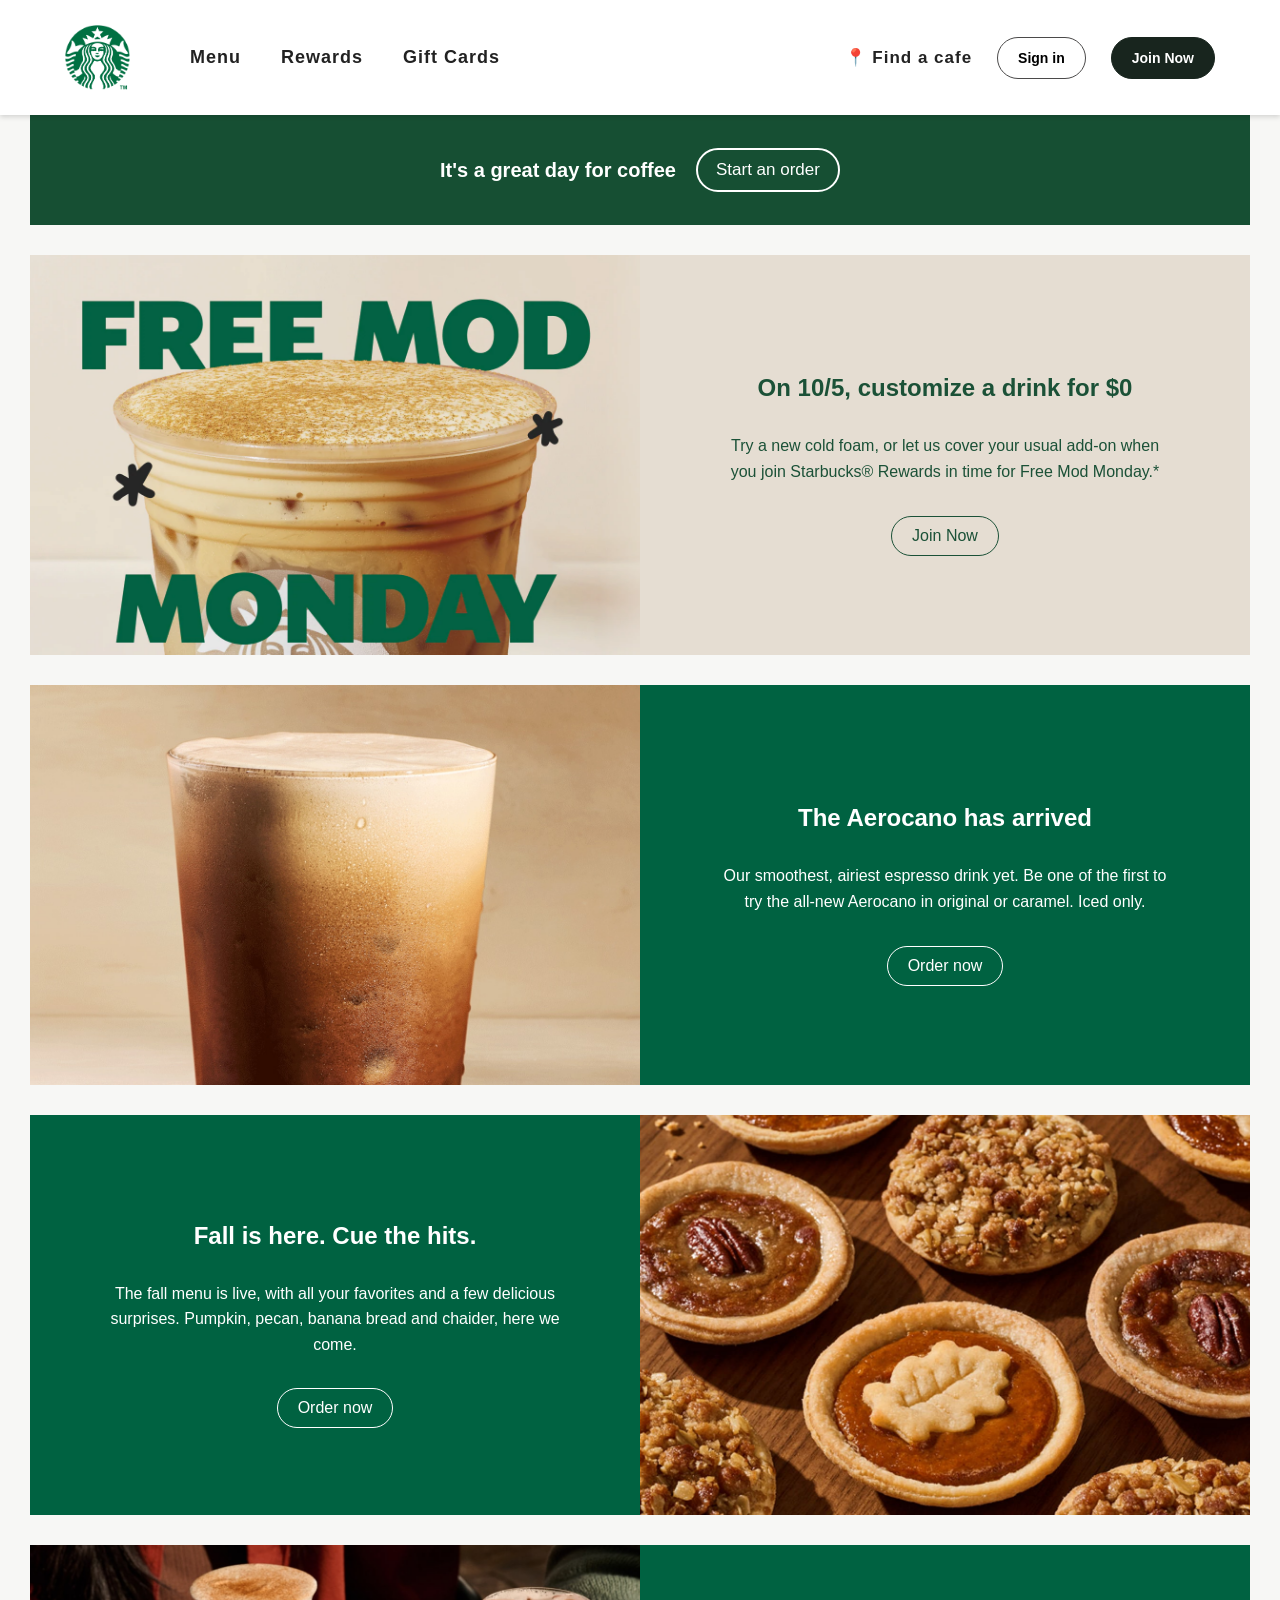
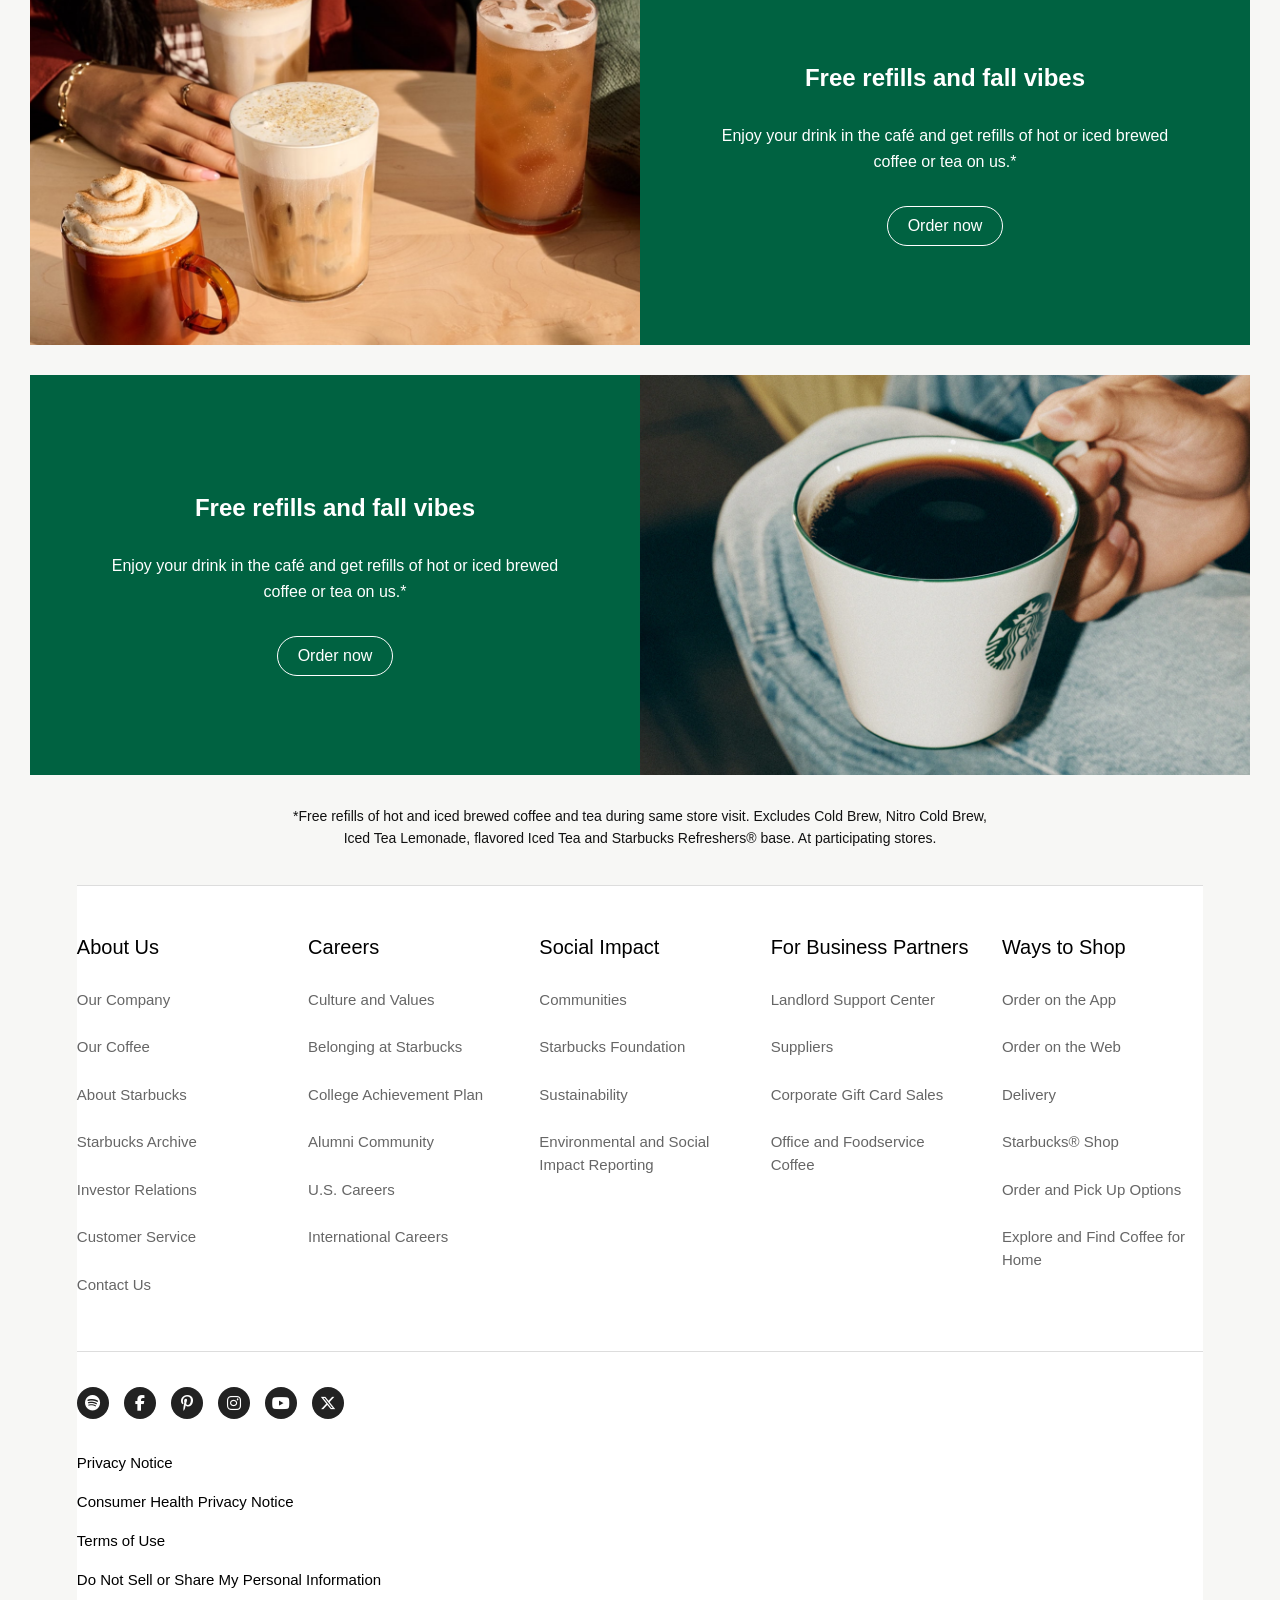
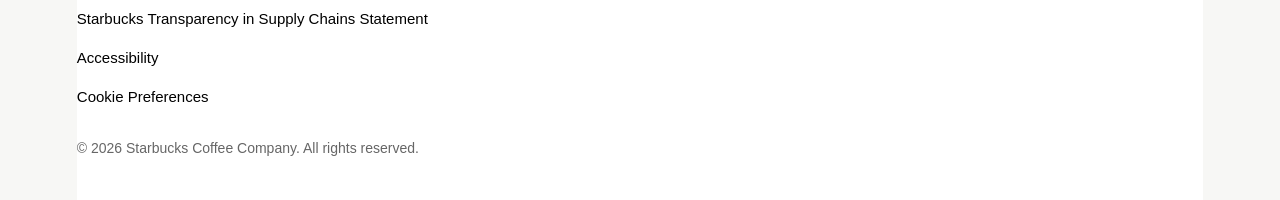
<file: index.html>
<!DOCTYPE html>
<html lang="en">

<head>
    <!-- Defines the character encoding -->
    <meta charset="UTF-8">

    <!-- Makes the webpage responsive on different devices -->
    <meta name="viewport" content="width=device-width, initial-scale=1.0">

    <!-- Title displayed in the browser tab -->
    <title>Starbucks</title>

    <!-- Connects the external CSS file -->
    <link rel="stylesheet" href="style.css">

    <!-- Imports Font Awesome icons for social media -->
    <link rel="stylesheet"
        href="https://cdnjs.cloudflare.com/ajax/libs/font-awesome/6.5.2/css/all.min.css">
</head>

<body>

    <!-- ================= HEADER SECTION ================= -->

    <header>

        <!-- Displays the cafe logo -->
        <div class="logo">
            <img src="Starbucks_Corporation_Logo_2011.svg.webp">
        </div>

        <!-- Navigation links on the left side -->
        <nav class="left-header">
            <a href="/menu/menu.html">Menu</a>
            <a href="/reward/reward.html">Rewards</a>
            <a href="/giftcard/giftcard.html">Gift Cards</a>
        </nav>

        <!-- Navigation items and buttons on the right side -->
        <div class="right-header">

            <!-- Link to find a nearby cafe -->
            <a href="#">📍 Find a cafe</a>

            <!-- Sign-in button -->
            <button class="sign-in" onclick="window.location.href='/sign/signin.html'">Sign in</button>

            <!-- Join rewards program button -->
            <button class="join" onclick="window.location.href='/join/join.html'">Join Now</button>

        </div>

    </header>


    <!-- ================= GREEN ORDER BAR ================= -->

    <div class="head-bar">

        <!-- Main heading displayed in the green bar -->
        <h2>It's a great day for coffee</h2>

        <!-- Button to start a coffee order -->
        <button onclick="window.location.href='/menu/menu.html'">Start an order</button>

    </div>


    <!-- ================= FIRST SECTION ================= -->

    <section class="hero">

        <!-- Contains the image and text side by side -->
        <div class="section-A">

            <!-- Displays the first coffee image -->
            <div class="image-sectionA">
                <img src="cafe.webp" alt="Coffee">
            </div>

            <!-- Contains the heading, description, and button -->
            <div class="text-section">

                <h2>On 10/5, customize a drink for $0</h2>

                <!-- Description of the special offer -->
                <p>
                    Try a new cold foam, or let us cover your usual
                    add-on when you join Starbucks® Rewards in time
                    for Free Mod Monday.*
                </p>

                <!-- Button to join the rewards program -->
                <button onclick="window.location.href='/join/join.html'">Join Now</button>

            </div>

        </div>

    </section>


    <!-- ================= SECOND SECTION ================= -->

    <section class="hero">

        <!-- The reverse class changes the image and text order -->
        <div class="section-A reverse">

            <!-- Displays the second coffee image -->
            <div class="image-sectionA">
                <img src="coffee2.jpg" alt="Coffee">
            </div>

            <!-- Green background text section -->
            <div class="text-section green-section">

                <h2>The Aerocano has arrived</h2>

                <!-- Information about the Aerocano drink -->
                <p>
                    Our smoothest, airiest espresso drink yet.
                    Be one of the first to try the all-new Aerocano
                    in original or caramel. Iced only.
                </p>

                <!-- Button to order the drink -->
                <button onclick="window.location.href='/menu/featured.html'">Order now</button>

            </div>

        </div>

    </section>


    <!-- ================= THIRD SECTION ================= -->

    <section class="hero">

        <div class="section-A">

            <!-- Green text section appears on the left -->
            <div class="text-section green-section">

                <h2>Fall is here. Cue the hits.</h2>

                <!-- Description of the seasonal menu -->
                <p>
                    The fall menu is live, with all your favorites
                    and a few delicious surprises. Pumpkin, pecan,
                    banana bread and chaider, here we come.
                </p>

                <!-- Button to order seasonal drinks -->
                <button onclick="window.location.href='/menu/featured.html'">Order now</button>

            </div>

            <!-- Displays the fall drinks image on the right -->
            <div class="image-sectionA">
                <img src="coffee3.jpg" alt="Fall Drinks">
            </div>

        </div>

    </section>


    <!-- ================= FOURTH SECTION ================= -->

    <section class="hero">

        <!-- Reverse layout places the image before the text -->
        <div class="section-A reverse">

            <!-- Displays the fourth coffee image -->
            <div class="image-sectionA">
                <img src="coffee4.jpg" alt="Coffee">
            </div>

            <!-- Green background text section -->
            <div class="text-section green-section">

                <h2>Free refills and fall vibes</h2>

                <!-- Information about free refills -->
                <p>
                    Enjoy your drink in the café and get refills of
                    hot or iced brewed coffee or tea on us.*
                </p>

                <!-- Button to place an order -->
                <button onclick="window.location.href='/menu/featured.html'">Order now</button>

            </div>

        </div>

    </section>


    <!-- ================= FIFTH SECTION ================= -->

    <section class="hero">

        <div class="section-A">

            <!-- Green text section appears on the left -->
            <div class="text-section green-section">

                <h2>Free refills and fall vibes</h2>

                <!-- Description of the refill offer -->
                <p>
                    Enjoy your drink in the café and get refills of
                    hot or iced brewed coffee or tea on us.*
                </p>

                <!-- Button to place an order -->
                <button onclick="window.location.href='/menu/featured.html'">Order now</button>

            </div>

            <!-- Displays the fifth coffee image on the right -->
            <div class="image-sectionA">
                <img src="coffee5.webp" alt="Coffee">
            </div>

        </div>

    </section>


    <!-- ================= FOOTER NOTE ================= -->

    <!-- Displays the terms and conditions of the refill offer -->
    <div class="footer-note">

        *Free refills of hot and iced brewed coffee and tea during
        same store visit. Excludes Cold Brew, Nitro Cold Brew,
        Iced Tea Lemonade, flavored Iced Tea and Starbucks
        Refreshers® base. At participating stores.

    </div>


    <!-- ================= FOOTER SECTION ================= -->

    <footer>

        <!-- Contains all five footer information columns -->
        <div class="footer-columns">


            <!-- ABOUT US COLUMN -->

            <div class="footer-column">

                <h3>About Us</h3>

                <!-- Links related to company information -->
                <a href="#">Our Company</a>
                <a href="#">Our Coffee</a>
                <a href="#">About Starbucks</a>
                <a href="#">Starbucks Archive</a>
                <a href="#">Investor Relations</a>
                <a href="#">Customer Service</a>
                <a href="#">Contact Us</a>

            </div>


            <!-- CAREERS COLUMN -->

            <div class="footer-column">

                <h3>Careers</h3>

                <!-- Links related to jobs and careers -->
                <a href="#">Culture and Values</a>
                <a href="#">Belonging at Starbucks</a>
                <a href="#">College Achievement Plan</a>
                <a href="#">Alumni Community</a>
                <a href="#">U.S. Careers</a>
                <a href="#">International Careers</a>

            </div>


            <!-- SOCIAL IMPACT COLUMN -->

            <div class="footer-column">

                <h3>Social Impact</h3>

                <!-- Links about community and sustainability -->
                <a href="#">Communities</a>
                <a href="#">Starbucks Foundation</a>
                <a href="#">Sustainability</a>
                <a href="#">
                    Environmental and Social Impact Reporting
                </a>

            </div>


            <!-- BUSINESS PARTNERS COLUMN -->

            <div class="footer-column">

                <h3>For Business Partners</h3>

                <!-- Links for business partners and suppliers -->
                <a href="#">Landlord Support Center</a>
                <a href="#">Suppliers</a>
                <a href="#">Corporate Gift Card Sales</a>
                <a href="#">Office and Foodservice Coffee</a>

            </div>


            <!-- WAYS TO SHOP COLUMN -->

            <div class="footer-column">

                <h3>Ways to Shop</h3>

                <!-- Links to different ordering options -->
                <a href="#">Order on the App</a>
                <a href="#">Order on the Web</a>
                <a href="#">Delivery</a>
                <a href="#">Starbucks® Shop</a>
                <a href="#">Order and Pick Up Options</a>
                <a href="#">Explore and Find Coffee for Home</a>

            </div>

        </div>


        <!-- ================= SOCIAL MEDIA ICONS ================= -->

        <!-- Displays clickable social media icons -->
        <div class="social-icons">

            <!-- Spotify icon -->
            <a href="#">
                <i class="fa-brands fa-spotify"></i>
            </a>

            <!-- Facebook icon -->
            <a href="#">
                <i class="fa-brands fa-facebook-f"></i>
            </a>

            <!-- Pinterest icon -->
            <a href="#">
                <i class="fa-brands fa-pinterest-p"></i>
            </a>

            <!-- Instagram icon -->
            <a href="#">
                <i class="fa-brands fa-instagram"></i>
            </a>

            <!-- YouTube icon -->
            <a href="#">
                <i class="fa-brands fa-youtube"></i>
            </a>

            <!-- X (Twitter) icon -->
            <a href="#">
                <i class="fa-brands fa-x-twitter"></i>
            </a>

        </div>


        <!-- ================= FOOTER LINKS ================= -->

        <!-- Contains privacy, legal, and accessibility links -->
        <div class="footer-bottom">

            <a href="#">Privacy Notice</a>

            <a href="#">Consumer Health Privacy Notice</a>

            <a href="#">Terms of Use</a>

            <a href="#">
                Do Not Sell or Share My Personal Information
            </a>

            <a href="#">
                Starbucks Transparency in Supply Chains Statement
            </a>

            <a href="#">Accessibility</a>

            <a href="#">Cookie Preferences</a>

            <!-- Copyright information -->
            <p>
                © 2026 Starbucks Coffee Company. All rights reserved.
            </p>

        </div>

    </footer>

</body>

</html>
</file>
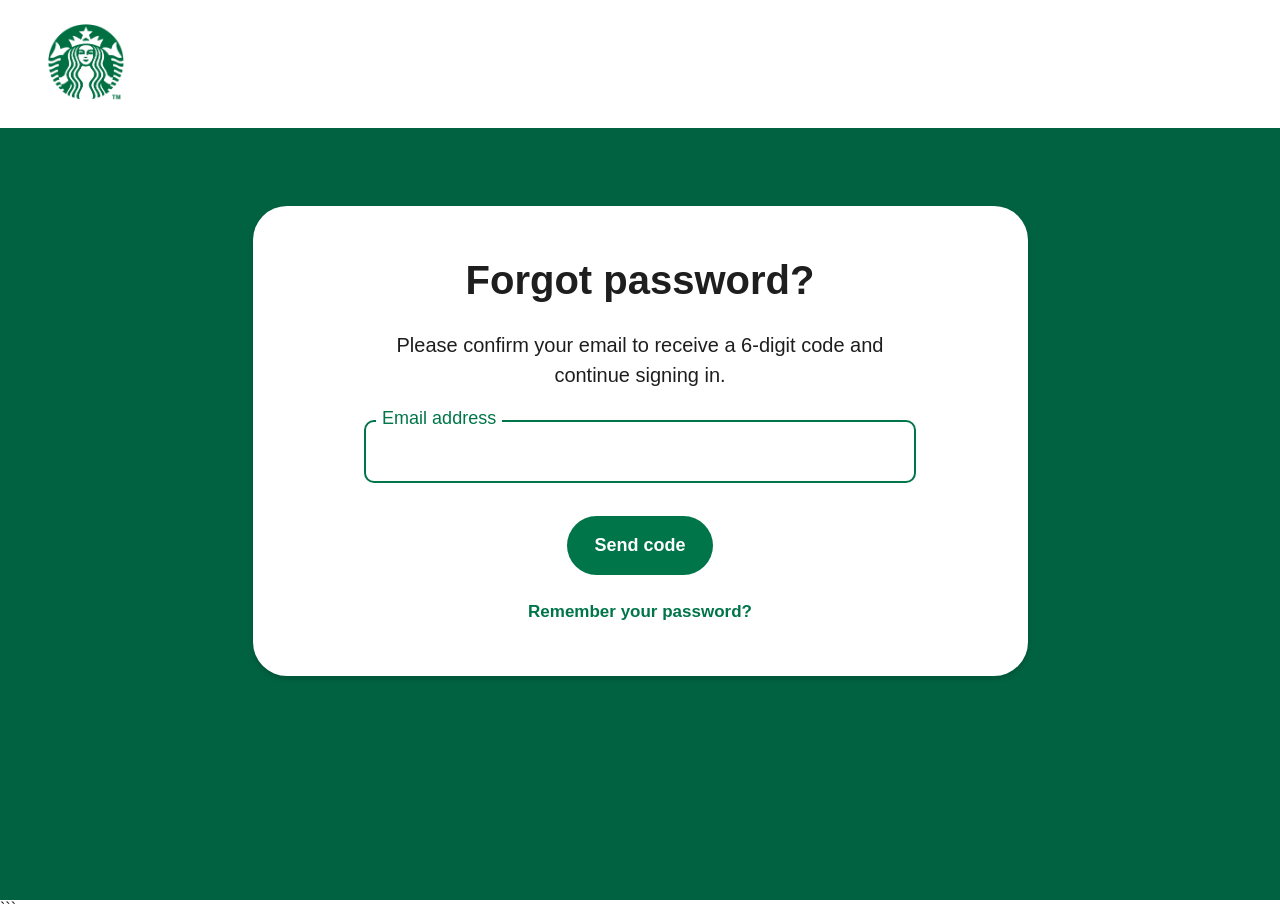
<file: Forget/forget.html>
<!DOCTYPE html>
<html lang="en">

<head>
    <meta charset="UTF-8">
    <meta name="viewport" content="width=device-width, initial-scale=1.0">

    <title>Starbucks|Forgot Password</title>

    <link rel="stylesheet" href="Forget.css">
</head>

<body>

    <!-- Header Section -->
    <header>
        <div class="logo">
            <img src="Starbucks_Corporation_Logo_2011.svg.webp">
                          
        </div>
    </header>

    <!-- Main Green Background -->
    <section class="main-section">

        <!-- Forgot Password Box -->
        <div class="forgot-box">

            <h1>Forgot password?</h1>

            <p class="description">
                Please confirm your email to receive a 6-digit code and
                continue signing in.
            </p>

            <!-- Email Form -->
            <form>

                <div class="input-group">
                    <label for="email">Email address</label>
                    <input type="email" id="email" required>
                </div>

                <!-- Send Code Button -->
                <div class="button-section">
                    <button type="submit">Send code</button>
                </div>

                <!-- Return to Sign In -->
                <p class="remember-text">
                    <a href="/sign/signin.html">Remember your password?</a>
                </p>

            </form>

        </div>

    </section>

</body>
</html>
```
</file>
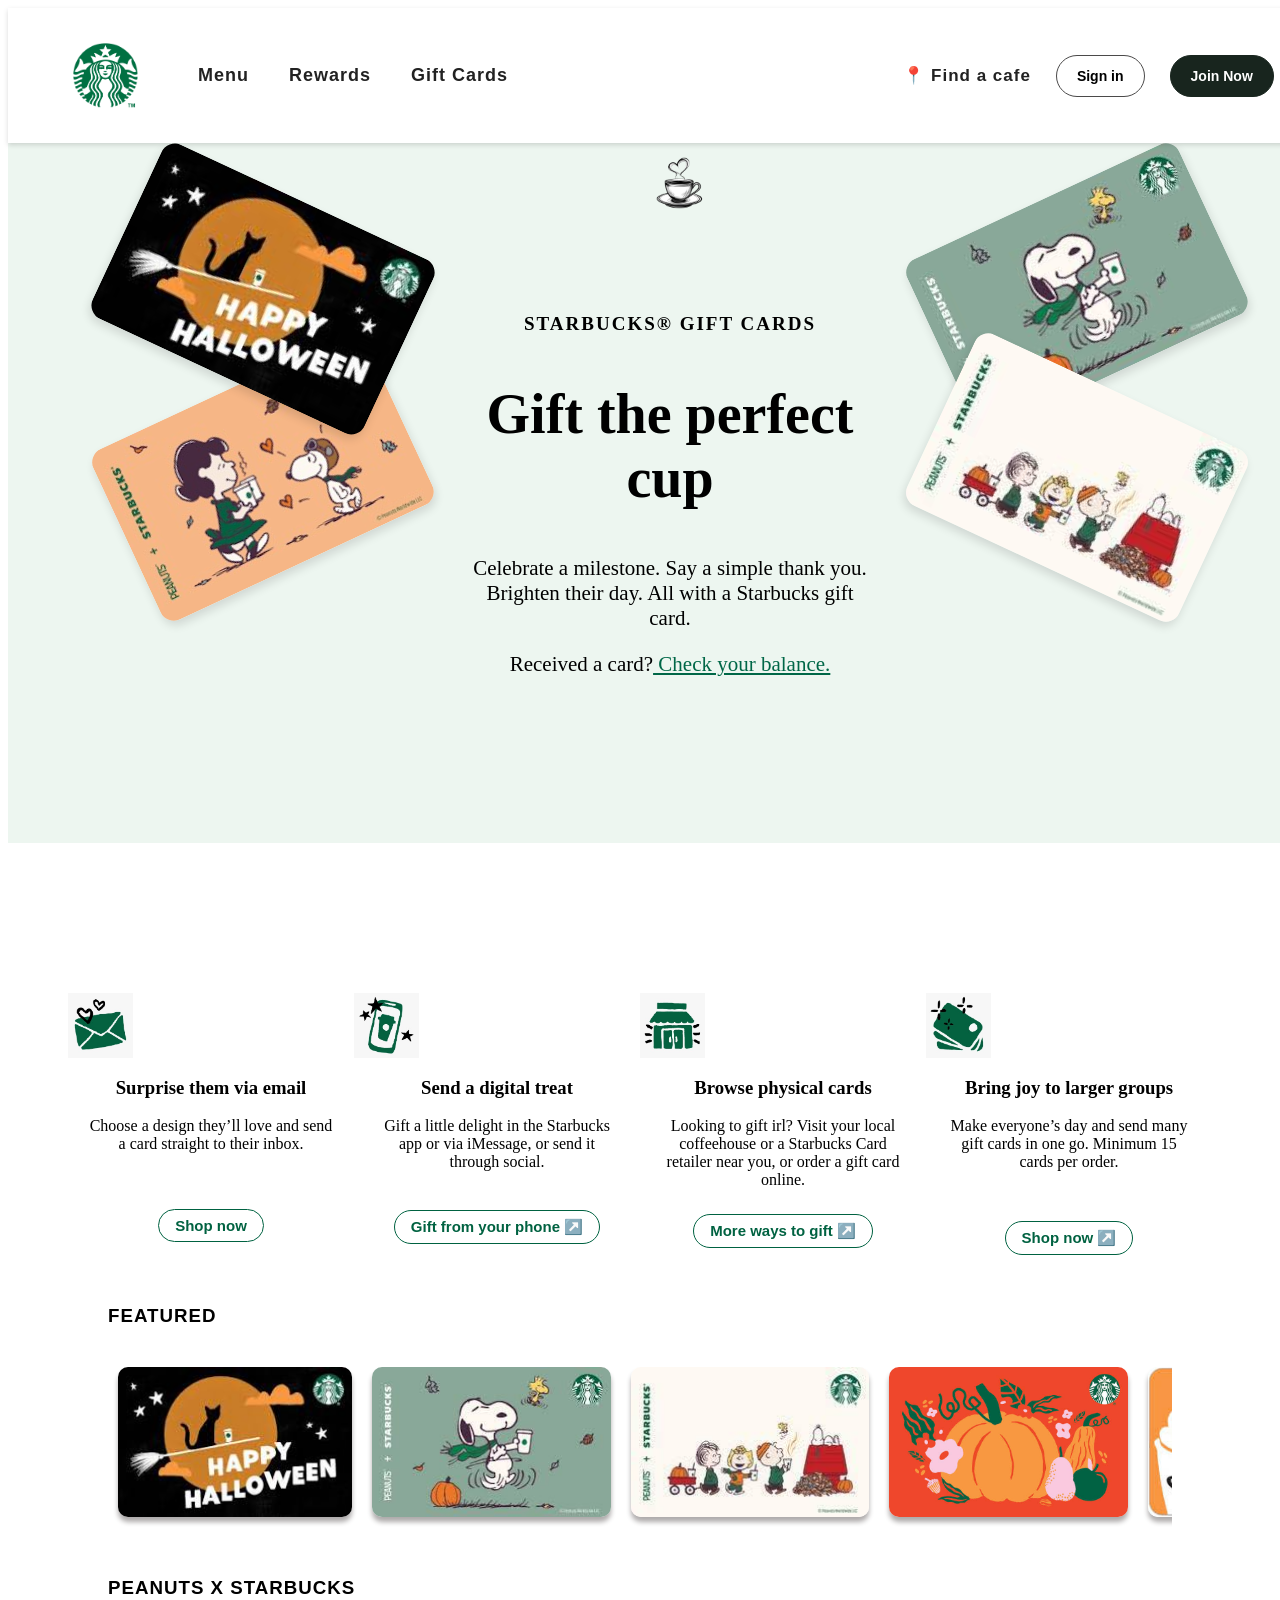
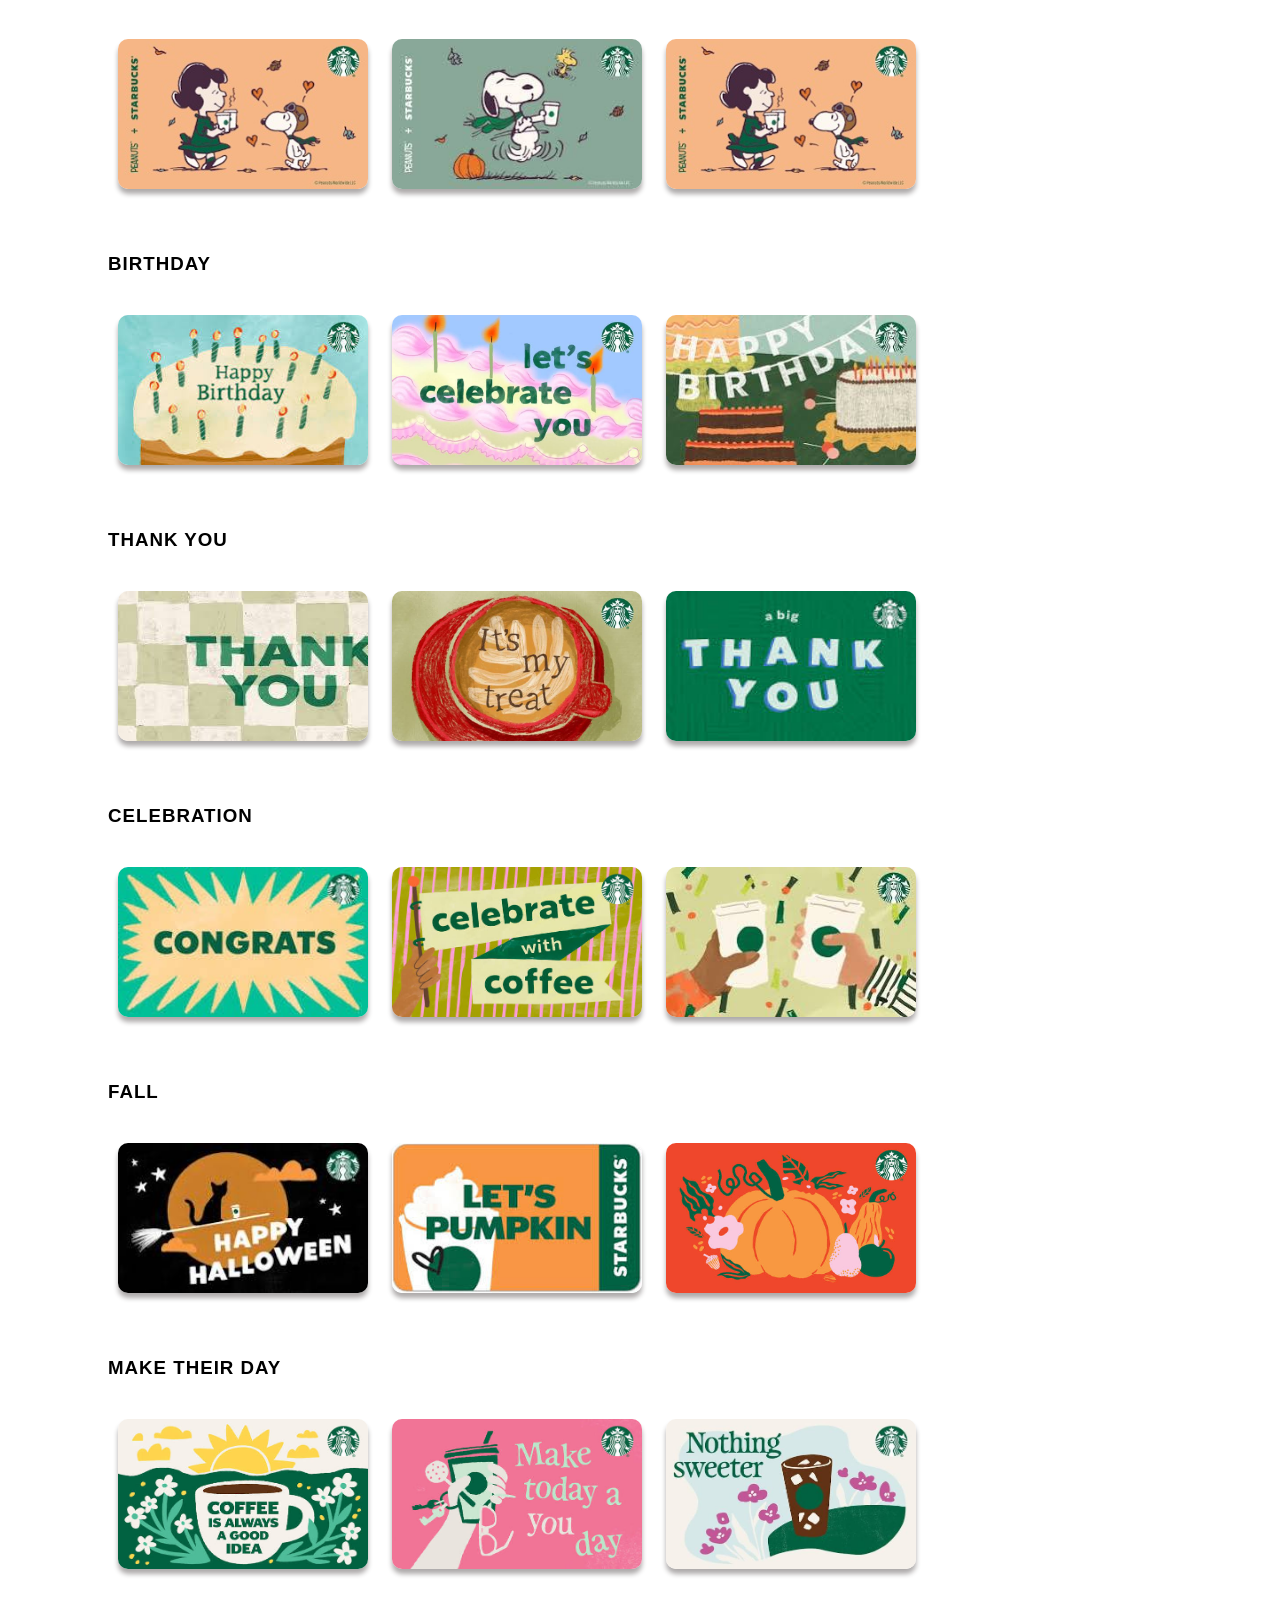
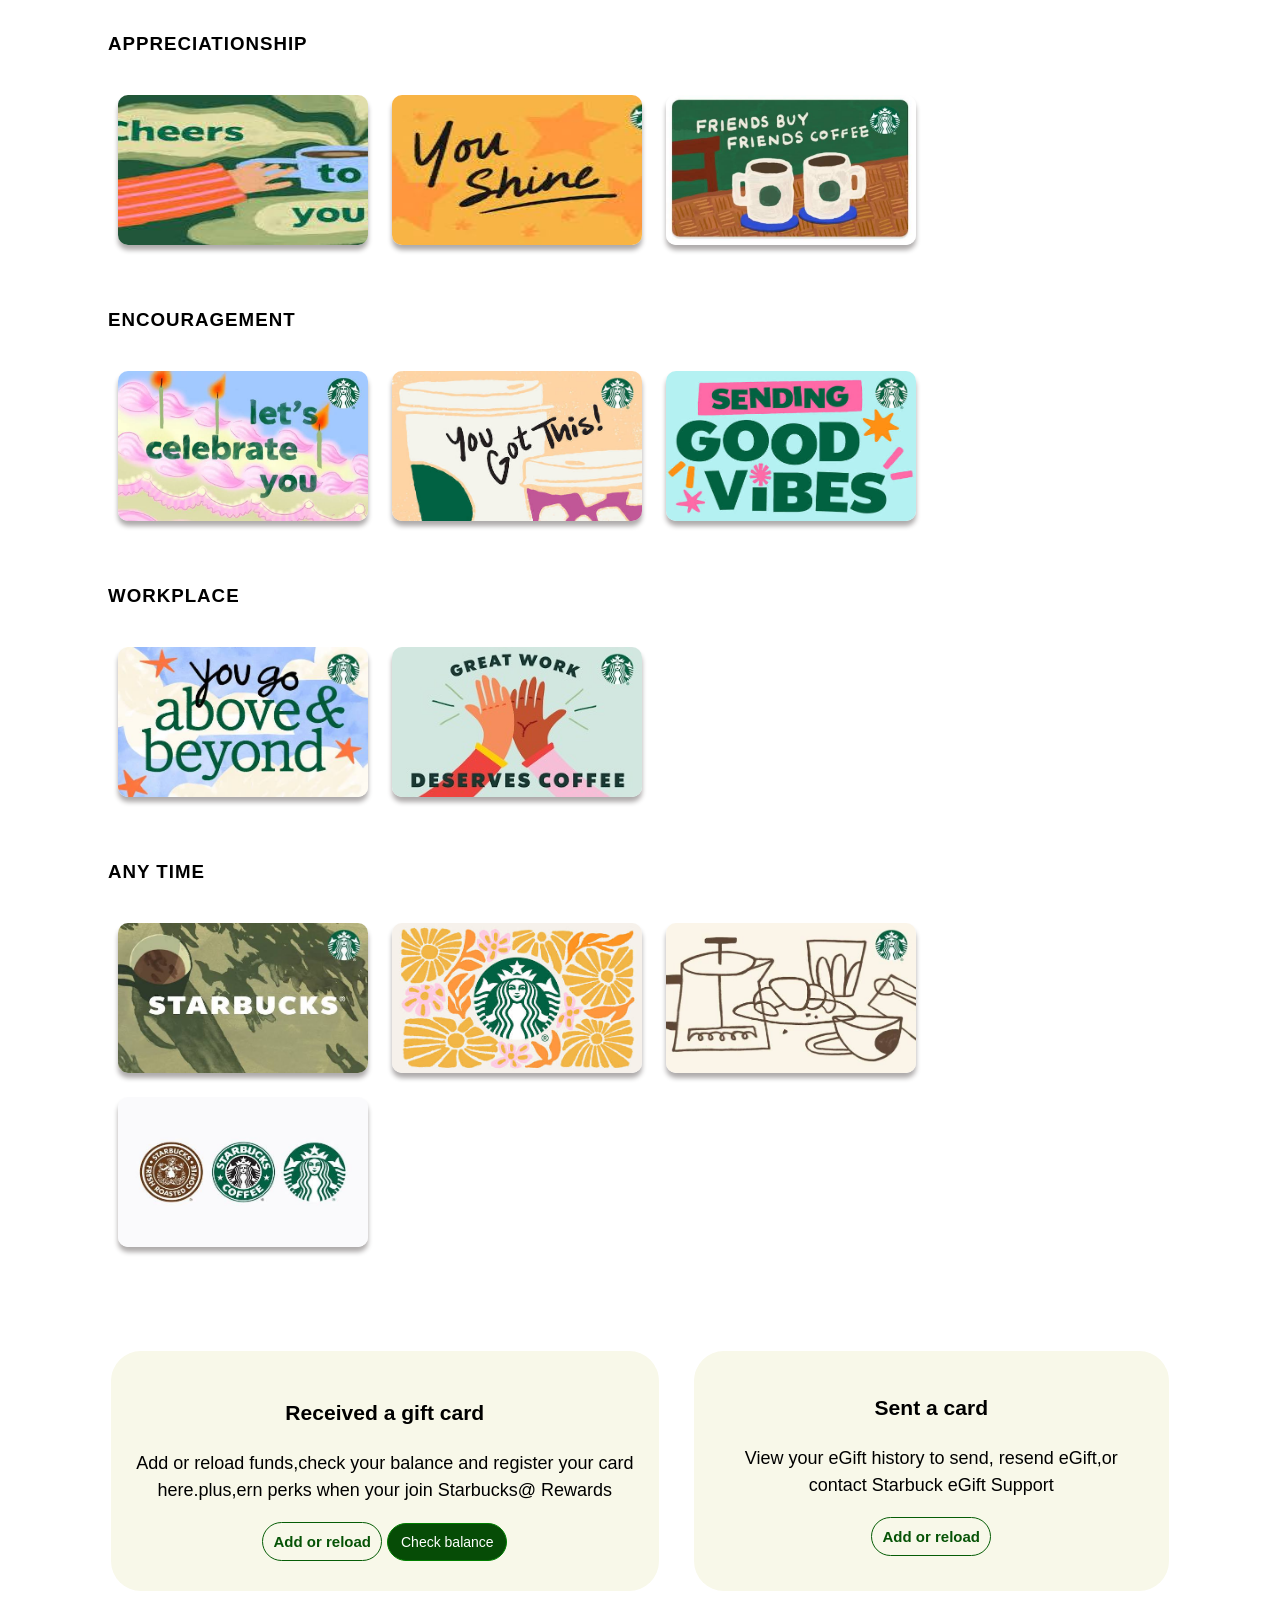
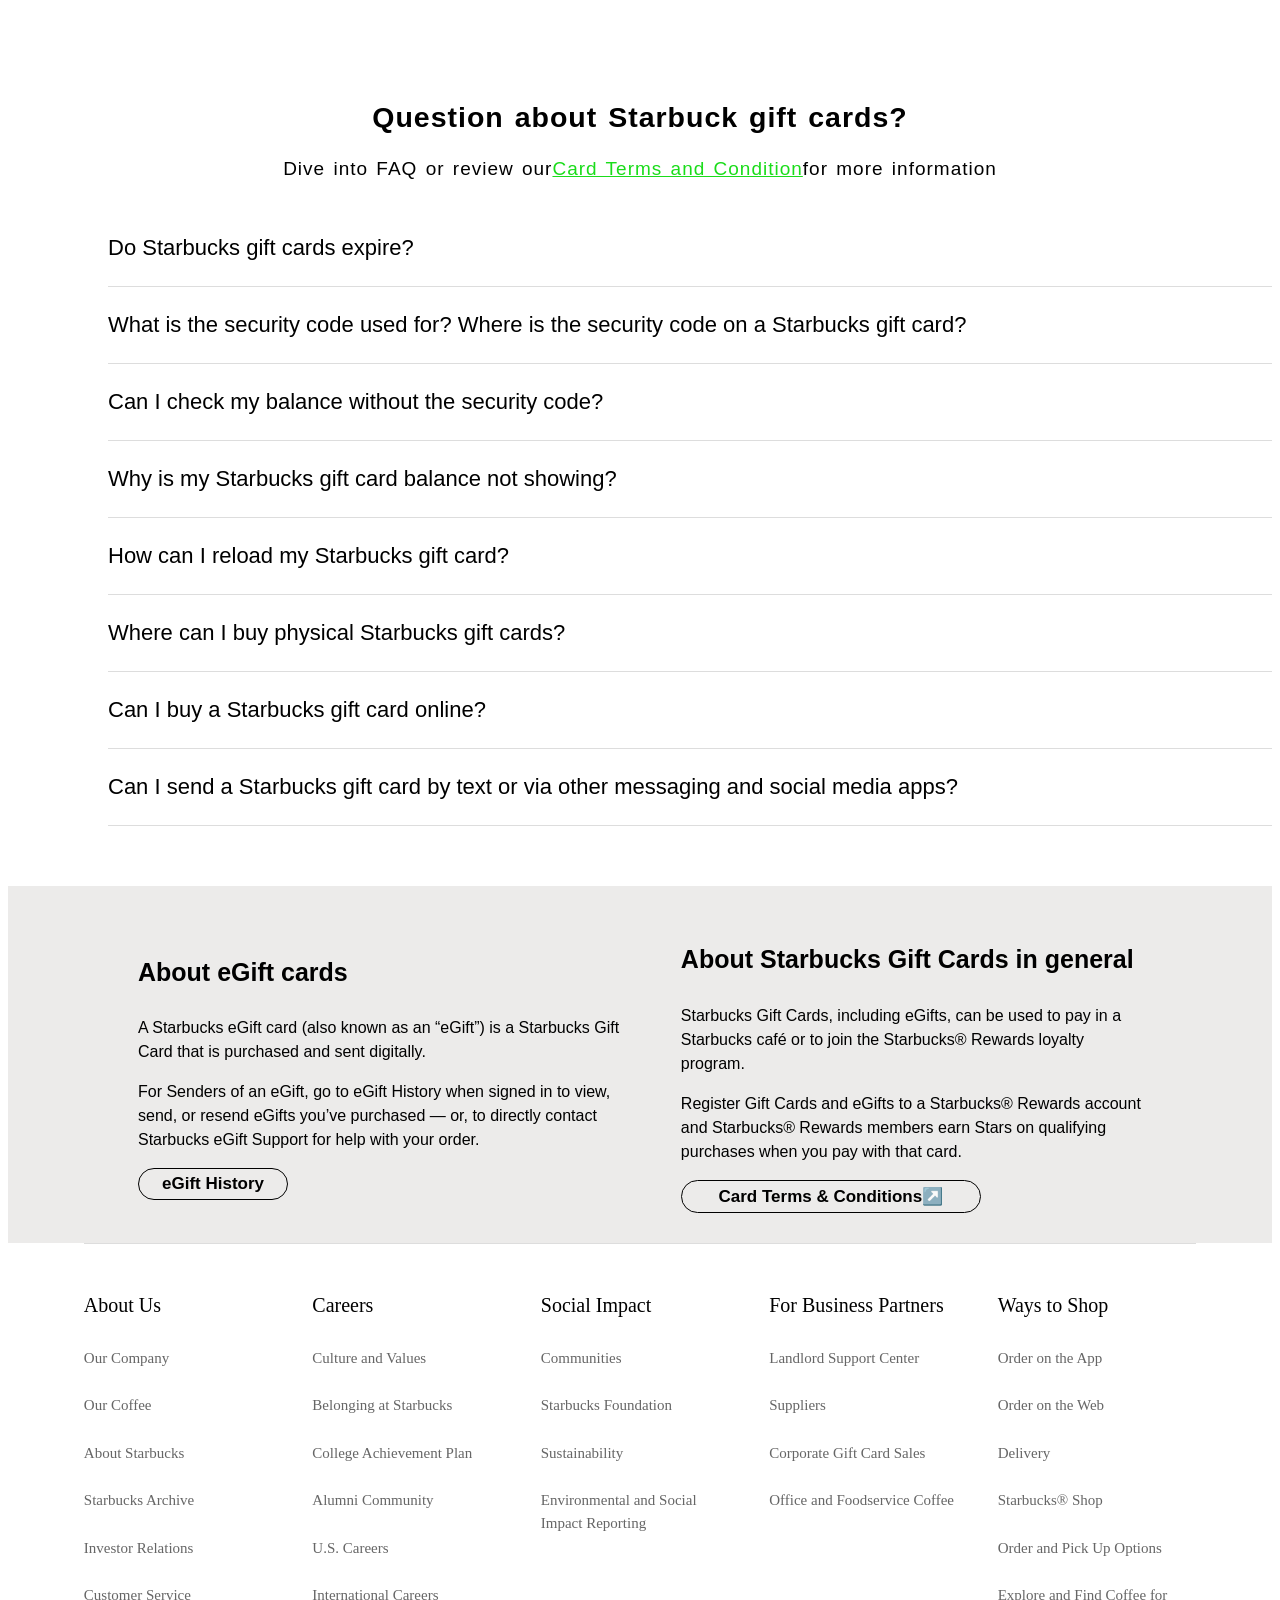
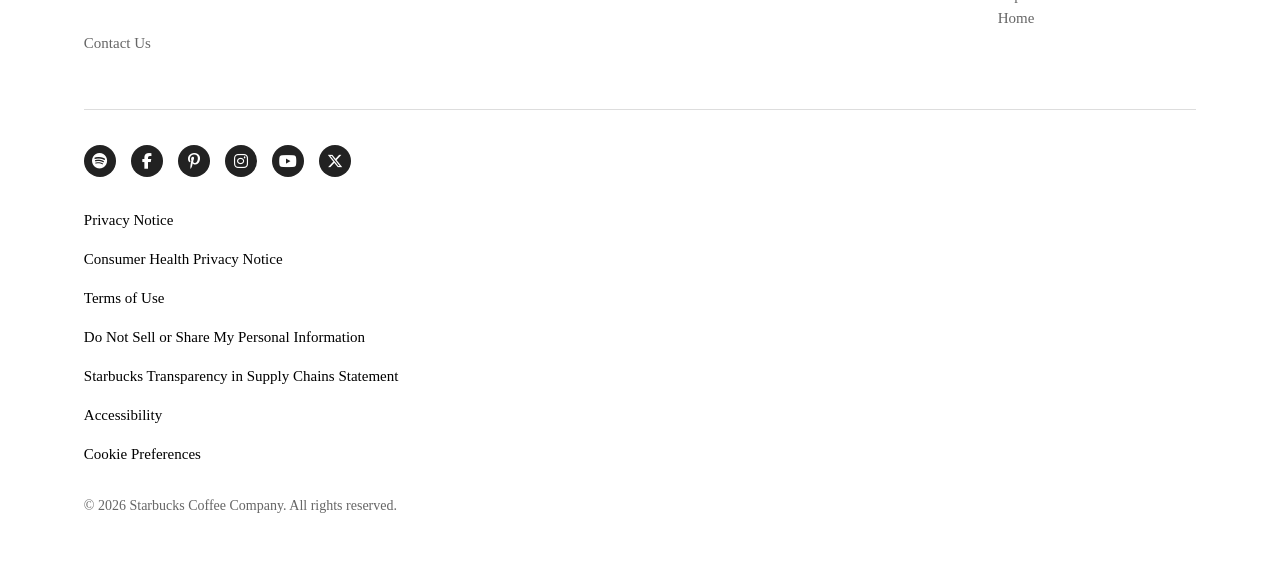
<file: giftcard/giftcard.html>
<!DOCTYPE html>
<html lang="en">
<head>
    <meta charset="UTF-8">
    <meta name="viewport" content="width=device-width, initial-scale=1.0">
    <title>Starbucks|Giftcard</title>
    <link rel="stylesheet" href="https://cdnjs.cloudflare.com/ajax/libs/font-awesome/6.5.2/css/all.min.css">
    <link rel="stylesheet" href="giftcards.css">
</head>
<body>

    <!-- ================= HEADER SECTION ================= -->

    <header>

        <!-- Displays the cafe logo -->
        <div class="logo">
            <img src="Starbucks_Corporation_Logo_2011.svg.webp">
         </div>

        <!-- Navigation links on the left side -->
        <nav class="left-header">
            <a href="/menu/menu.html">Menu</a>
            <a href="/reward/reward.html">Rewards</a>
            <a href="/giftcard/giftcard.html">Gift Cards</a>
        </nav>

        <!-- Navigation items and buttons on the right side -->
        <div class="right-header">

            <!-- Link to find a nearby cafe -->
            <a href="#">📍 Find a cafe</a>

            <!-- Sign-in button -->
            <button class="sign-in" onclick="window.location.href='/sign/signin.html'">Sign in</button>

            <!-- Join rewards program button -->
            <button class="join" onclick="window.location.href='/join/join.html'">Join Now</button>

        </div>

    </header>

<!--------first-section-------->

    <section class="first-section">
        <div class="left-emage">
            <div class="img1"><img src="gift crd.jpg" alt="gift card"></div>
            <div class="img2"><img src="gift crd1.jpg" alt="gift card"></div>
        </div>

        <div class="logo">
            <img src="cup.jpg" alt="logo">
        </div>

        <div class="center-containt">
            <h4>Starbucks® Gift Cards</h4>
            <h1>Gift the perfect cup</h1>
            <p>Celebrate a milestone. Say a simple thank you.<br>
                 Brighten their day. All with a Starbucks gift<br>
                  card.</p>
            <h3>Received a card?<a href="#"> Check your balance.</a></h3>      
        </div>

        <div class="right-emage">
            <div class="img3"><img src="gift crd2.jpg"></div>
            <div class="img4"><img src="gift crd3.jpg"></div>
        </div>
    </section>

    </section>
<!--------container-section----->

    <section class="container">
        <!----section logo1----->

        <div class="logo">
            <img src="star.jpg">
            <h3>Surprise them via email</h3>
            <p>Choose a design they’ll love and send <br>
            a card straight to their inbox.</p>
            <button>Shop now</button>
        </div>
        <!------section logo2------->

        <div class="logo">
            <img src="star1.jpg">
            <h3>Send a digital treat</h3>
            <p>Gift a little delight in the Starbucks<br> app or via iMessage, or send it<br> through social.</p>
            <button id="b2">Gift from your phone ↗️</button>
        </div>

        <!-------section logo3------>

        <div class="logo">
            <img src="star2.jpg">
            <h3>Browse physical cards</h3>
            <p>Looking to gift irl? Visit your local<br> coffeehouse or a Starbucks Card<br> retailer near you, or order a gift card<br> 
                online.</p>
            <button id="b3">More ways to gift ↗️</button>
        </div>

        <!-------section logo4------->

        <div class="logo">
            <img src="star3.jpg">
            <h3>Bring joy to larger groups</h3>
            <p>Make everyone’s day and send many<br> gift cards in one go. Minimum 15<br> cards per order.</p>
            <button id="b4">Shop now ↗️</button>
        </div>
    </section>

<!--------cards-section------>

    <div class="giftcards">
        <!--------Featured section------->
        <h3>FEATURED</h3>
        <div class="card">
            <img src="gift crd.jpg">
            <img src="gift crd2.jpg">
            <img src="gift crd3.jpg">
            <img src="gift crd4.jpg">
            <img src="gift crd5.jpg">
            <img src="gift crd6.jpg">
            <img src="gift crd7.jpg">
           
        </div>

    
        <!-------Peanuts and starbucks section------->
        <h3>PEANUTS X STARBUCKS </h3>
        <img src="gift crd1.jpg">
        <img src="gift crd2.jpg">
        <img src="gift crd1.jpg">

        <!------birthday wishes section------>
        <h3>BIRTHDAY</h3>
        <img src="gift crd8.jpg">
        <img src="gift crd34.jpg">
        <img src="gift crd33.jpg">

        <!---------THANK YOU SECTION--------->
        <h3>
            THANK YOU
        </h3>
        <img src="gift crd10.jpg">
        <img src="gift crd12.jpg">
        <img src="gift crd13.jpg">

        <!--------CELEBRATION SECTION--------->
        <h3>CELEBRATION</h3>
        <img src="gift crd14.jpg">
        <img src="gift crd17.jpg">
        <img src="gift crd16.jpg">

        <!---------fall section--------->
        <h3>FALL</h3>
        <img src="gift crd.jpg">
        <img src="gift crd5.jpg">
        <img src="gift crd4.jpg">

        <!---------Make Their day-------->
        <h3>MAKE THEIR DAY</h3>
        <img src="gift crd19.jpg">
        <img src="gift crd20.jpg">
        <img src="gift crd21.jpg">

        <!--------Appreciationship-------->
        <h3>APPRECIATIONSHIP</h3>
        <img src="gift crd22.jpg">
        <img src="gift crd23.jpg">
        <img src="gift crd7.jpg">

        <!--------Encouragement-------->
        <h3>ENCOURAGEMENT</h3>
        <img src="gift crd34.jpg">
        <img src="gift crd25.jpg">
        <img src="gift crd26.jpg">

        <!-------WORKPLACE------->
        <h3>WORKPLACE</h3>
        <img src="gift crd28.jpg">
        <img src="gift crd35.jpg">

        <!-------any time section--------->
        <h3>ANY TIME</h3>
        <img src="gift crd29.jpg">
        <img src="gift crd30.jpg">
        <img src="gift crd31.jpg">
        <img src="gift crd32.jpg">


        
    </div>
        

    <!------- Gift card section------->

    <section class="giftcard-section">

        <!------ Received gift card------->

        <div class="received-card">
            <h3>Received a gift card</h3>
            <p>Add or reload funds,check your balance and register your card <br>
                here.plus,ern perks  when your join Starbucks@ Rewards
            </p>
            <button class="b1">Add or reload</button>
            <button class="b2">Check balance</button>
        </div>

        <!------- Sent gift card ------->

        <div class="sent-card">
            <h3>Sent a card</h3>
            <p>View your eGift history to send, resend eGift,or contact Starbuck eGift Support
            </p>

            <button class="b3">Add or reload</button>
        </div>

    </section>


    <!------ Question section ------>

    <section class="qustion-section">
        <div class="qu-head">
            <h2>Question about Starbuck gift cards?</h2>
            <p>Dive into FAQ or review our<a href="#">Card Terms and Condition</a>for more information</p>
        </div>

    </section>


    <!------- qustio-answer section ------->

    <section class="qustion">
        <div class="faq-question">

            <details>
                <summary>
                    Do Starbucks gift cards expire?
                </summary>  
                <p>Starbucks gift cards do not have an expiration date, nor does the value on your gift card ever expire.</p>  
            </details>

             <details>
                <summary>
                    What is the security code used for? Where is the security code on a Starbucks gift card?
                </summary>  
                <p>The security code ensures that only the person in possession of the physical card is able to use the gift card.
                     You can find the security code on the back of your Starbucks Card.</p>  
            </details>

            <details>
                <summary>
                    Can I check my balance without the security code?
                </summary>  
                <p>You may check your gift card balance without the security code only if it is registered with your Starbucks Rewards account. Once registered,<br> you can view your balance in the following ways:<br><br>

                   Online: Visit our Card page and select "Manage" to view the card balances.<br>

                   Starbucks app: Select the "Scan" tab to view balances on all of the cards associated with your Starbucks Rewards account.<br><br>

                   For new or unregistered cards, you must provide the security code. Visit our Card page to get started.</p>  
            </details>

            <details>
                <summary>
                    Why is my Starbucks gift card balance not showing?
                </summary>  
                <p>Your gift card balance will automatically refresh every 4 hours.</p>  
            </details>

            <details>
                <summary>
                   How can I reload my Starbucks gift card?
                </summary>  
                <p>You can reload your Starbucks gift card at participating Starbucks locations, by visiting our card page online or on the Starbucks app. You can also <br>set up Auto Reload, which allows you to set an amount on your registered Starbucks Card to reload when the balance falls below a set<br> amount that you choose.

                  You can set up Auto Reload or change your Auto Reload settings by logging into your Starbucks account and selecting <a href="#">"Manage"</a>. These<br> options are also available within the Starbucks app. If you're having trouble reloading your gift card:

                  Check your billing information: Ensure that the name and address entered on your account matches exactly what your financial institution<br> has on file for you. If you recently moved or changed your name, make sure to also change it in your billing information.

                  Check your credit card information: Make sure your credit card is current with a valid expiration date, and you are entering the correct<br> security code.

                  Other ways to reload your card include PayPal and Apple Pay.

                  If you are still experiencing trouble, contact your financial institution for additional assistance.

                  Starbucks® Rewards members can enjoy a Digital Starbucks Card Reload Bonus Star Benefit:

                  Digital Starbucks Card Reload Bonus Star Benefit: Digitally reload $30 to your Starbucks Card in your Starbucks account to receive 10 Bonus<br> Stars or $50 to receive 25 Bonus Stars. Max 25 Bonus Stars per transaction. At participating stores.

                  .</p>  
            </details>

            <details>
                <summary>
                   Where can I buy physical Starbucks gift cards?
                </summary>  
                <p>You can find a selection of physical Starbucks gift cards by visiting Starbucks retail stores, various grocery, drug, and national retailers, as well as<br> online retailers such as Amazon.com.
                  <br><br>
                  If you would like to purchase an eGift (a digital Starbucks gift card), visit <a href="#">www.starbucks.com/gift</a>. Digital gift cards may also be purchased in<br> the app by selecting the Gift icon at the bottom of the splash page upon opening the app. You can also send an eGift through iMessage, which you can learn more about 
                  here.</p>  
            </details>

            <details>
                <summary>
                   Can I buy a Starbucks gift card online?
                </summary>  
                <p>Physical Starbucks gift cards will soon be available via Starbucks Shop! Until then, you may purchase an eGift (a digital Starbucks gift card) on <a href="#">www.starbucks.com/gift</a> or 
                  <a href="#">Amazon.</a>
                   Digital gift cards may also be purchased in the app by selecting the Gift icon at the bottom of the splash page upon opening the app. Physical cards are also available at our coffeehouses and other retailers.</p>  
            </details>

            <details>
                <summary>
                    Can I send a Starbucks gift card by text or via other messaging and social media apps?
                </summary>  
                <p>Yes! You can send Starbucks gift cards by text through the Starbucks app. Launch the app, select the Gift tab, and choose your design. Once<br> you input the recipient name and your gift amount, you can choose to send your eGift via text. After checkout, you will be able to send a link<br> to your recipient through any messaging app. This includes text message, Instagram, Facebook Messenger, Slack, etc.<br><br>

                 If you have an iPhone, you can send a Starbucks gift card directly through the Messages app! Once you have the Starbucks app installed on<br> your device, you can start a new message or open an existing one, click the + button next to the message field and select Starbucks Gifts to<br> choose a design and dollar amount. Send a gift card to anyone, whether they’re an iPhone or Android user! They’ll be able to enjoy their gift.<br> 
                 Note: gift cards cannot be sent in group messages.</p>  
            </details>
        </div>      
    </section>  

<!-------about gift-section----->
    <section class="Aboutgift-section">
        <div class="about-card">
            <h3>About eGift cards</h3>
            <p>A Starbucks eGift card (also known as an “eGift”) is a Starbucks Gift Card that is
                purchased and sent digitally.</p>

            <p>For Senders of an eGift, go to eGift History when signed in to view, send, or
                 resend eGifts you’ve purchased — or, to directly contact Starbucks
                  eGift Support for help with your order.</p>    

            <button>eGift History</button>      
        </div>

         <div class="about-general">
            <h3>About Starbucks Gift Cards in general</h3>
            <p>Starbucks Gift Cards, including eGifts, can be used to pay in a Starbucks café or
                 to join the Starbucks® Rewards loyalty program.</p>

            <p>Register Gift Cards and eGifts to a Starbucks® Rewards account and Starbucks® 
                Rewards members earn Stars on qualifying purchases when you pay with that card.</p>    

            <button>Card Terms & Conditions↗️</button>      
                 
        </div>
    </section>

    <footer>

        <!-- Contains all five footer information columns -->
        <div class="footer-columns">


            <!-- ABOUT US COLUMN -->

            <div class="footer-column">

                <h3>About Us</h3>

                <!-- Links related to company information -->
                <a href="#">Our Company</a>
                <a href="#">Our Coffee</a>
                <a href="#">About Starbucks</a>
                <a href="#">Starbucks Archive</a>
                <a href="#">Investor Relations</a>
                <a href="#">Customer Service</a>
                <a href="#">Contact Us</a>

            </div>


            <!-- CAREERS COLUMN -->

            <div class="footer-column">

                <h3>Careers</h3>

                <!-- Links related to jobs and careers -->
                <a href="#">Culture and Values</a>
                <a href="#">Belonging at Starbucks</a>
                <a href="#">College Achievement Plan</a>
                <a href="#">Alumni Community</a>
                <a href="#">U.S. Careers</a>
                <a href="#">International Careers</a>

            </div>


            <!-- SOCIAL IMPACT COLUMN -->

            <div class="footer-column">

                <h3>Social Impact</h3>

                <!-- Links about community and sustainability -->
                <a href="#">Communities</a>
                <a href="#">Starbucks Foundation</a>
                <a href="#">Sustainability</a>
                <a href="#">
                    Environmental and Social Impact Reporting
                </a>

            </div>


            <!-- BUSINESS PARTNERS COLUMN -->

            <div class="footer-column">

                <h3>For Business Partners</h3>

                <!-- Links for business partners and suppliers -->
                <a href="#">Landlord Support Center</a>
                <a href="#">Suppliers</a>
                <a href="#">Corporate Gift Card Sales</a>
                <a href="#">Office and Foodservice Coffee</a>

            </div>


            <!-- WAYS TO SHOP COLUMN -->

            <div class="footer-column">

                <h3>Ways to Shop</h3>

                <!-- Links to different ordering options -->
                <a href="#">Order on the App</a>
                <a href="#">Order on the Web</a>
                <a href="#">Delivery</a>
                <a href="#">Starbucks® Shop</a>
                <a href="#">Order and Pick Up Options</a>
                <a href="#">Explore and Find Coffee for Home</a>

            </div>

        </div>


        <!-- ================= SOCIAL MEDIA ICONS ================= -->

        <!-- Displays clickable social media icons -->
        <div class="social-icons">

            <!-- Spotify icon -->
            <a href="#">
                <i class="fa-brands fa-spotify"></i>
            </a>

            <!-- Facebook icon -->
            <a href="#">
                <i class="fa-brands fa-facebook-f"></i>
            </a>

            <!-- Pinterest icon -->
            <a href="#">
                <i class="fa-brands fa-pinterest-p"></i>
            </a>

            <!-- Instagram icon -->
            <a href="#">
                <i class="fa-brands fa-instagram"></i>
            </a>

            <!-- YouTube icon -->
            <a href="#">
                <i class="fa-brands fa-youtube"></i>
            </a>

            <!-- X (Twitter) icon -->
            <a href="#">
                <i class="fa-brands fa-x-twitter"></i>
            </a>

        </div>


        <!-- ================= FOOTER LINKS ================= -->

        <!-- Contains privacy, legal, and accessibility links -->
        <div class="footer-bottom">

            <a href="#">Privacy Notice</a>

            <a href="#">Consumer Health Privacy Notice</a>

            <a href="#">Terms of Use</a>

            <a href="#">
                Do Not Sell or Share My Personal Information
            </a>

            <a href="#">
                Starbucks Transparency in Supply Chains Statement
            </a>

            <a href="#">Accessibility</a>

            <a href="#">Cookie Preferences</a>

            <!-- Copyright information -->
            <p>
                © 2026 Starbucks Coffee Company. All rights reserved.
            </p>

        </div>

    </footer>

</body>
</html>
</file>
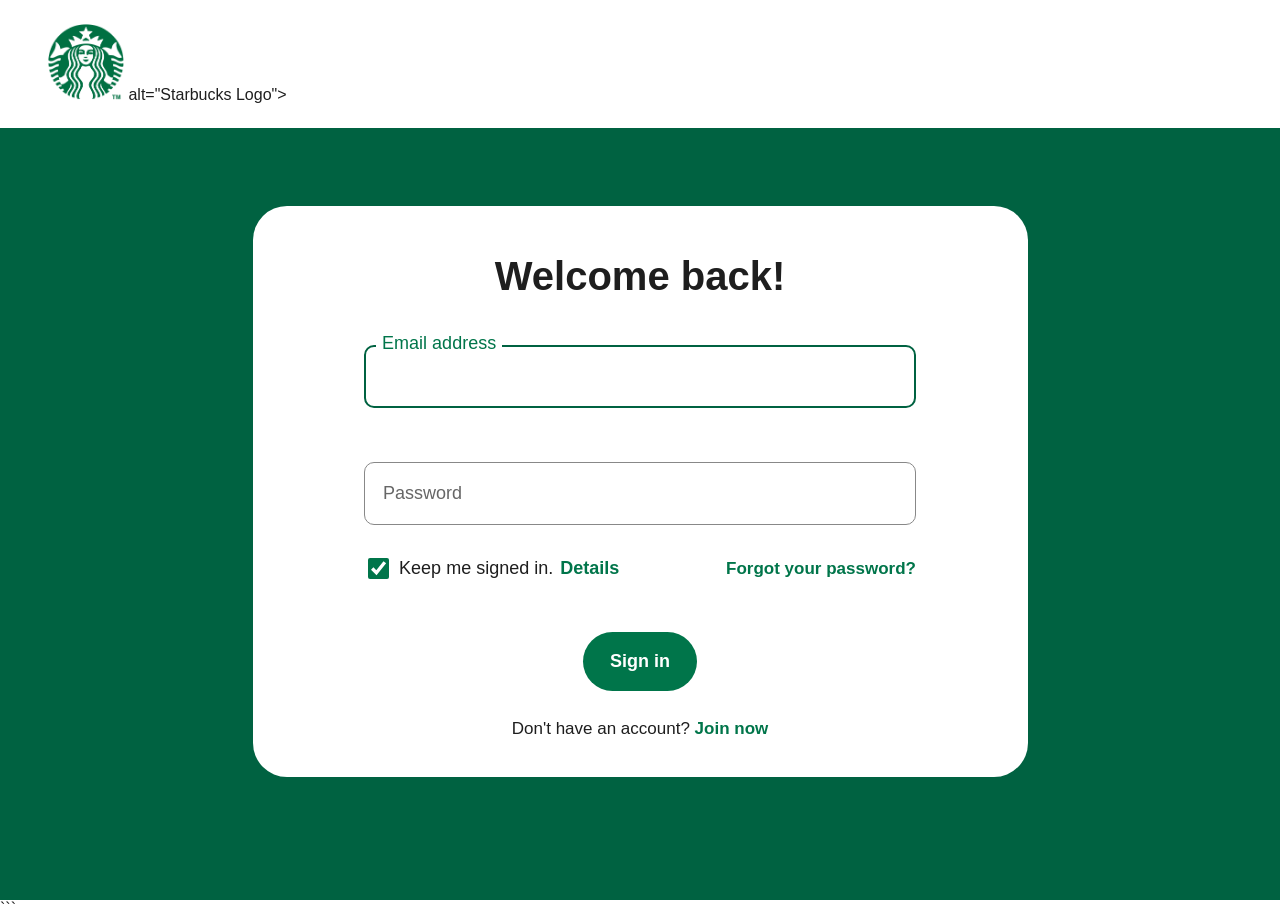
<file: sign/signin.html>
<!DOCTYPE html>
<html lang="en">

<head>
    <meta charset="UTF-8">
    <meta name="viewport" content="width=device-width, initial-scale=1.0">

    <title>Starbucks|Sign In</title>

    <link rel="stylesheet" href="signin.css">
</head>

<body>

    <!-- Header Section -->
    <header>
        <div class="logo">
            <img src="Starbucks_Corporation_Logo_2011.svg.webp">
            alt="Starbucks Logo">
        </div>
    </header>

    <!-- Main Background -->
    <section class="login-section">

        <!-- Login Form Box -->
        <div class="login-box">

            <h1>Welcome back!</h1>

            <form>

                <!-- Email Input -->
                <div class="input-group email-group">
                    <label for="email">Email address</label>
                    <input type="email" id="email" required>
                </div>
                <br><br><br>
                <!-- Password Input -->
                <div class="input-group password-group">
                    <input type="password" id="password"
                        placeholder="Password" required>
                </div>

                <!-- Remember Me and Forgot Password -->
                <div class="options">

                    <div class="remember">
                        <input type="checkbox" id="remember" checked>
                        <label for="remember">Keep me signed in.</label>
                        <a href="#" onclick="showmsg()">Details</a>
                        <script>
                            function showmsg(){
                                alert("Checking this box will reduce the number of times you're asked to sign in. To keep your account secure, use this option only on your personal devices.")
                            }
                                </script>
                    </div>

                    <a href="/Forget/forget.html" class="forgot">Forgot your password?</a>

                </div>

                <!-- Sign In Button -->
                <div class="button-section">
                    <button type="submit">Sign in</button>
                </div>

                <!-- Join Now Link -->
                <p class="join-text">
                    Don't have an account?
                    <a href="/join/join.html">Join now</a>
                </p>
                
            </form>

        </div>

    </section>

</body>
</html>
```
</file>
<file: style.css>
* {
    box-sizing: border-box;
}

body {
    margin: 0;
    padding: 0;
    font-family: Arial, sans-serif;
    background-color: #f7f7f5;
}


/* ================= HEADER ================= */

header {
    height: 115px;
    width: 100%;
    background-color: white;
    display: flex;
    align-items: center;
    padding: 10px 65px;
    box-shadow: 0 2px 5px rgba(0, 0, 0, 0.15);
    position: relative;
    z-index: 10;
    font-family: Arial, Helvetica, sans-serif;
}

/* LOGO */

.logo img {
    width: 65px;
    height: 65px;
    object-fit: contain;
    display: block;
}

/* LEFT NAVIGATION */

.left-header {
    display: flex;
    align-items: center;
    margin-left: 60px;
    gap: 40px;
}

.left-header a {
    text-decoration: none;
    color: #222;
    font-family: Arial, Helvetica, sans-serif;
    font-size: 18px;
    font-weight: bold;
    letter-spacing: 1px;
}

.left-header a:hover {
    color: #26734d;
}

/* RIGHT SIDE */

.right-header {
    margin-left: auto;
    display: flex;
    align-items: center;
    gap: 25px;
}

.right-header a {
    text-decoration: none;
    color: #222;
    font-family: Arial, Helvetica, sans-serif;
    font-size: 17px;
    letter-spacing: 1px;
    font-weight: bold;
}

.right-header a:hover {
    color: #26734d;
}

/* ================= BUTTONS ================= */

button {
    font-family: Arial, Helvetica, sans-serif;
    cursor: pointer;
}

/* SIGN IN AND JOIN BUTTONS */

.sign-in,
.join {
    padding: 12px 20px;
    border-radius: 25px;
    font-size: 14px;
    font-weight: bold;
}

.sign-in {
    background-color: white;
    color: black;
    border: 1px solid #4b4a4a;
}

.join {
    background-color: #18251e;
    color: white;
    border: 1px solid #18251e;
}

.sign-in:hover,
.join:hover {
    transform: scale(1.03);
}


/* ================= GREEN BAR ================= */

.head-bar {
    margin: 0 30px;
    height: 110px;
    background-color: #164f33;
    color: white;
    display: flex;
    justify-content: center;
    align-items: center;
    gap: 20px;
}

.head-bar h2 {
    margin: 0;
    font-size: 20px;
}

.head-bar button {
    background-color: transparent;
    color: white;
    border: 2px solid white;
    border-radius: 25px;
    padding: 10px 18px;
    font-size: 17px;
}


/* ================= HERO SECTION ================= */

.hero {
    margin: 30px;
    display: flex;
    justify-content: center;
}


/* SECTION */

.section-A {
    width: 100%;
    height: 400px;
    display: flex;
}


/* ================= IMAGE ================= */

.image-sectionA {
    width: 50%;
    height: 400px;
    overflow: hidden;
}

.image-sectionA img {
    width: 100%;
    height: 100%;
    object-fit: cover;
    display: block;
}


/* ================= TEXT ================= */

.text-section {
    width: 50%;
    height: 400px;
    background-color: #E5DDD2;
    display: flex;
    flex-direction: column;
    justify-content: center;
    align-items: center;
    text-align: center;
    padding: 40px;
}


/* GREEN TEXT SECTION */

.green-section {
    background-color: #006241;
    color: white;
}


/* HEADING */

.text-section h2 {
    color: #1b5137;
    font-size: 24px;
    margin-bottom: 15px;
}


/* GREEN HEADING */

.green-section h2 {
    color: white;
}


/* PARAGRAPH */

.text-section p {
    color: #1b5137;

    font-size: 16px;

    line-height: 1.6;

    max-width: 450px;
}


/* GREEN PARAGRAPH */

.green-section p {
    color: white;
}


/* ================= SECTION BUTTON ================= */

.text-section button {
    margin-top: 15px;

    padding: 10px 20px;

    background-color: transparent;

    color: #1b5137;

    border: 1px solid #1b5137;

    border-radius: 25px;

    font-size: 16px;
}


/* GREEN BUTTON */

.green-section button {
    color: white;

    border: 1px solid white;
}

.green-section button:hover {
    background-color: white;

    color: #006241;
}


/* ================= FOOTER NOTE ================= */

.footer-note {
    width: 700px;

    max-width: 90%;

    margin: 10px auto 35px;

    text-align: center;

    font-size: 14px;

    line-height: 1.6;

    color: #111;
}


/* ================= FOOTER ================= */

footer {
    width: 88%;

    margin: auto;

    background-color: white;

    border-top: 1px solid #ddd;

    padding-top: 30px;
}


/* ================= FOOTER COLUMNS ================= */

.footer-columns {
    display: grid;

    grid-template-columns: repeat(5, 1fr);

    gap: 30px;

    padding-bottom: 30px;
}


/* FOOTER HEADING */

.footer-column h3 {
    font-size: 20px;

    font-weight: normal;

    margin-bottom: 30px;
}


/* FOOTER LINKS */

.footer-column a {
    display: block;

    text-decoration: none;

    color: #666;

    font-size: 15px;

    line-height: 1.5;

    margin-bottom: 25px;
}

.footer-column a:hover {
    color: black;
}


/* ================= SOCIAL ICONS ================= */

.social-icons {
    border-top: 1px solid #ddd;

    padding-top: 35px;

    display: flex;

    gap: 15px;
}


/* CIRCLE */

.social-icons a {
    width: 32px;

    height: 32px;

    border-radius: 50%;

    background-color: #222;

    color: white;

    display: flex;

    align-items: center;

    justify-content: center;

    text-decoration: none;

    font-size: 16px;
}

.social-icons a:hover {
    transform: scale(1.1);
}


/* ================= BOTTOM FOOTER ================= */

.footer-bottom {
    margin-top: 35px;

    padding-bottom: 30px;
}


/* LINKS */

.footer-bottom a {
    display: block;

    color: black;

    text-decoration: none;

    font-size: 15px;

    margin-bottom: 22px;
}

.footer-bottom a:hover {
    text-decoration: underline;
}


/* COPYRIGHT */

.footer-bottom p {
    color: #666;

    font-size: 14px;

    margin-top: 35px;
}
</file>
<file: Forget/Forget.css>
/* Apply to all elements */
* {
    box-sizing: border-box;
}

/* Body Styling */
body {
    margin: 0;
    padding: 0;
    font-family: Arial, Helvetica, sans-serif;
    color: #1e1e1e;
}

/* Header Section */
header {
    height: 128px;
    width: 100%;
    background-color: white;
    display: flex;
    align-items: center;
    padding-left: 48px;
}

/* Starbucks Logo */
.logo img {
    width: 76px;
    height: 76px;
    object-fit: contain;
}

/* Main Green Background */
.main-section {
    min-height: calc(100vh - 128px);
    background-color: #006241;
    display: flex;
    justify-content: center;
    align-items: flex-start;
    padding: 78px 20px 50px;
}

/* Forgot Password Box */
.forgot-box {
    width: 100%;
    max-width: 775px;
    background-color: white;
    border-radius: 34px;
    padding: 52px 9% 54px;
    box-shadow: 0 3px 5px rgba(0, 0, 0, 0.15);
}

/* Main Heading */
.forgot-box h1 {
    text-align: center;
    font-size: 40px;
    font-weight: bold;
    margin: 0 0 27px;
}

/* Description */
.description {
    font-size: 20px;
    line-height: 1.5;
    text-align: center;
    margin: 0 0 30px;
}

/* Email Input Group */
.input-group {
    position: relative;
    width: 100%;
}

/* Email Label */
.input-group label {
    position: absolute;
    top: -12px;
    left: 12px;
    padding: 0 6px;
    background-color: white;
    color: #00754a;
    font-size: 18px;
}

/* Email Input */
.input-group input {
    width: 100%;
    height: 63px;
    border: 2px solid #00754a;
    border-radius: 10px;
    padding: 12px 15px;
    font-size: 18px;
    outline: none;
}

/* Email Input Focus */
.input-group input:focus {
    border-color: #00754a;
}

/* Send Code Button */
.button-section {
    text-align: center;
    margin-top: 33px;
}

.button-section button {
    background-color: #00754a;
    color: white;
    border: none;
    border-radius: 35px;
    padding: 19px 27px;
    font-size: 18px;
    font-weight: bold;
    cursor: pointer;
}

/* Button Hover Effect */
.button-section button:hover {
    background-color: #006241;
}

/* Remember Password Text */
.remember-text {
    text-align: center;
    margin-top: 27px;
    margin-bottom: 0;
    font-size: 17px;
}

/* Remember Password Link */
.remember-text a {
    color: #00754a;
    font-weight: bold;
    text-decoration: none;
}

/* Link Hover Effect */
.remember-text a:hover {
    text-decoration: underline;
}
</file>
<file: giftcard/giftcards.css>
/* ================= HEADER ================= */

header {
    height: 115px;
    width: 95%;
    background-color: white;
    display: flex;
    align-items: center;
    padding:10px 65px;
    box-shadow: 0 2px 5px rgba(0, 0, 0, 0.15);
    position: relative;
    z-index: 10;
    font-family: Arial, Helvetica, sans-serif;
}

/* LOGO */

.logo img {
    width: 65px;
    height: 65px;
    object-fit: contain;
    display: block;
}

/* LEFT NAVIGATION */

.left-header {
    display: flex;
    align-items: center;
    margin-left: 60px;
    gap: 40px;
}

.left-header a {
    text-decoration: none;
    color: #222;
    font-family: Arial, Helvetica, sans-serif;
    font-size: 18px;
    font-weight: bold;
    letter-spacing: 1px;
}

.left-header a:hover {
    color: #26734d;
}

/* RIGHT SIDE */

.right-header {
    margin-left: auto;
    display: flex;
    align-items: center;
    gap: 25px;
}

.right-header a {
    text-decoration: none;
    color: #222;
    font-family: Arial, Helvetica, sans-serif;
    font-size: 17px;
    letter-spacing: 1px;
    font-weight: bold;
}

.right-header a:hover {
    color: #26734d;
}

/* ================= BUTTONS ================= */

button {
    font-family: Arial, Helvetica, sans-serif;
    cursor: pointer;
}

/* SIGN IN AND JOIN BUTTONS */

.sign-in,
.join {
    padding: 12px 20px;
    border-radius: 25px;
    font-size: 14px;
    font-weight: bold;
}

.sign-in {
    background-color: white;
    color: black;
    border: 1px solid #4b4a4a;
}

.join {
    background-color: #18251e;
    color: white;
    border: 1px solid #18251e;
}

.sign-in:hover,
.join:hover {
    transform: scale(1.03);
}


/*------gift card-section------*/

        .giftcard-section{
            display: flex;
            justify-content: center;
            text-align: center;
            gap: 35px;
            margin-top: 80px;
            padding: 10px;
        }
        .received-card{
            background-color: rgb(248, 248, 233);
            width: 40%;
            height: 190px;
            padding: 25px;
            border-radius: 30px;
            line-height: 1.5;
            font-family: 'Gill Sans', 'Gill Sans MT', Calibri, 'Trebuchet MS', sans-serif;
            font-size: 18px;
        }
        .sent-card{
            background-color: rgb(248, 248, 233);
            width: 35%;
            padding: 20px;
            border-radius: 30px;
            line-height: 1.5;
            font-family: 'Gill Sans', 'Gill Sans MT', Calibri, 'Trebuchet MS', sans-serif;
            font-size: 18px;

        } 
        .b1{
            padding: 10px;
            border-radius: 20px;
            width: 120px;
            border: 1px solid rgb(6, 93, 6);
            color: rgb(6, 83, 6);
            background-color: transparent;
            font-weight: bold;
            font-size: 15px;
        }
        .b2{
            padding: 10px;
            border-radius: 20px;
            width: 120px;
            border: 1px solid green;
            color:white;
            background-color:rgb(6, 76, 6);
            font-size: 14px;
        }
        .b3{
            padding: 10px;
            border-radius: 20px;
            width: 120px;
            border: 1px solid rgb(6, 93, 6);
            color: rgb(6, 83, 6);
            background-color: transparent;
            font-weight: bold;
            font-size: 15px;
        }
        .giftcard-section .b3:hover{
            background-color: #d5f9ce;
        }
        .giftcard-section .b1:hover{
            background-color: #d8f5de;
        }

        /*------qustion section------*/

        .qustion-section{
            margin-top: 100px;
            text-align: center;
            word-spacing: 2px;
            font-size: 19px;
            font-family: 'Franklin Gothic Medium', 'Arial Narrow', Arial, sans-serif;
            letter-spacing:1px;
        }
        .qustion-section a{
            color: rgb(26, 220, 26);
            
        }
        .qustion-section a:hover{
            text-decoration: none;
        }

        /*--------qustion answer-section------*/

        details{
            border-bottom: 1px solid #ddd;
            padding: 25px 0;
        
        }
        summary{
            display: flex;
            justify-content: space-between;
            align-items: center;
            cursor: pointer;
            list-style: none;
            font-size: 22px;
            font-family: 'Gill Sans', 'Gill Sans MT', Calibri, 'Trebuchet MS', sans-serif;
            word-spacing: 1.6;
            letter-spacing: 2.1;
        }
        .qustion{
            margin-left: 100px;
            margin-top: 30px;
        }
        details p{
            font-weight: 23px;
            word-spacing: 2px;
            font-family: 'Gill Sans', 'Gill Sans MT', Calibri, 'Trebuchet MS', sans-serif;
            font-size: 19px;
           
        }
    

        /*------container-section----*/
        .container{
        display:grid;
        grid-template-columns:repeat(4,1fr);
        text-align: center;
        margin-left: 60px;
        margin-right:60px;
        margin-top: 150px;
      }
      img{
        width: 80px;
     }
    .logo button{  
        background-color: white;     
        border:1px solid #006241;
        border-radius: 50px;
        padding:7px 16px;
        color: #006241;
        text-align: center;
        font-size: 15px;
        margin-top: 40px;
        font-weight: 600;  
        cursor: pointer;  
    }
     .logo button:hover{
        background-color: rgb(229, 240, 229);
     }
    #b2{
        margin-top: 23px;
    }
    #b3{
        margin-top: 9px;
    }
    #b4{
        margin-top: 34px;
    }

    /*-----cards-section----*/
    .giftcards h3{
        font-family: Arial, Helvetica, sans-serif;
        letter-spacing: 1px; 
        margin-top: 50px;
        margin-bottom: 30px;
    }
    .giftcards{
        margin-left: 100px;
        margin-right: 100px;
    }
    .giftcards img{
        width: 250px;
        height: 150px;
        border-radius: 10px;
        transition: 5s;
        margin:10px;   
        box-shadow: 0 5px 5px rgb(174, 171, 171); 
        transform: translate(1.3);
    }
    .card{
        display: flex;
        overflow-x: auto;    
    }
    .giftcards img:hover{
       
       transform: translateY(-10px);
       transition: 0.3s ease;

    }

    /*-------About gift-section------*/

    .Aboutgift-section{
        display: flex;
        justify-content: space-between;
        align-items: center;
        margin-top: 60px;
        gap: 40px;
        background-color: rgb(236, 235, 234);
        padding: 30px;
        font-family: 'Gill Sans', 'Gill Sans MT', Calibri, 'Trebuchet MS', sans-serif;
      
        
    }
    .Aboutgift-section h3{
        font-size: 25px;
    }
    .Aboutgift-section button{
        width: 300px;
        padding: 5px;
        border-radius: 27px;
        border: 1px solid black;
        font-weight: bold;
        font-size: 17px;
        background: transparent;
        cursor: pointer;
        padding: 5px;
    }
    .about-card button{
        width: 150px;
        padding: 5px;
    }
    .Aboutgift-section .about-card{
        margin-left: 100px;
        line-height: 1.5;
    }
    .Aboutgift-section .about-general{
        margin-right: 100px;
        line-height: 1.5;
    }
    .Aboutgift-section button:hover{
        background-color:rgb(214, 214, 209);
    }

    
        /* ================= FOOTER ================= */

footer {
    width: 88%;

    margin: auto;

    background-color: white;

    border-top: 1px solid #ddd;

    padding-top: 30px;
}


/* ================= FOOTER COLUMNS ================= */

.footer-columns {
    display: grid;

    grid-template-columns: repeat(5, 1fr);

    gap: 30px;

    padding-bottom: 30px;
}


/* FOOTER HEADING */

.footer-column h3 {
    font-size: 20px;

    font-weight: normal;

    margin-bottom: 30px;
}


/* FOOTER LINKS */

.footer-column a {
    display: block;

    text-decoration: none;

    color: #666;

    font-size: 15px;

    line-height: 1.5;

    margin-bottom: 25px;
}

.footer-column a:hover {
    color: black;
}


/* ================= SOCIAL ICONS ================= */

.social-icons {
    border-top: 1px solid #ddd;

    padding-top: 35px;

    display: flex;

    gap: 15px;
}


/* CIRCLE */

.social-icons a {
    width: 32px;

    height: 32px;

    border-radius: 50%;

    background-color: #222;

    color: white;

    display: flex;

    align-items: center;

    justify-content: center;

    text-decoration: none;

    font-size: 16px;
}

.social-icons a:hover {
    transform: scale(1.1);
}


/* ================= BOTTOM FOOTER ================= */

.footer-bottom {
    margin-top: 35px;

    padding-bottom: 30px;
}


/* LINKS */

.footer-bottom a {
    display: block;

    color: black;

    text-decoration: none;

    font-size: 15px;

    margin-bottom: 22px;
}

.footer-bottom a:hover {
    text-decoration: underline;
}


/* COPYRIGHT */

.footer-bottom p {
    color: #666;

    font-size: 14px;

    margin-top: 35px;
}


        /*-----first-section-----*/

        .first-section {
            width: 100%;
            display: flex;
            justify-content: space-between;
            align-items: center;
            text-align: center;
            position: relative;
            overflow: hidden;
            gap: 20px;
            background-color: #edf6f0;
}

/* Left and right image areas */
        .left-emage,
        .right-emage {
            width: 30%;
            height: 620px;
            position: relative;
            flex-shrink: 0;
        }
        .right-emage {
            margin-right: 70px;
        }
        .left-emage{
            margin-left: 50px;
        }

        .left-emage img,
        .right-emage img {
            display: block;
            position: absolute;
            width: 280px;
            max-width: 100%;
            height: auto;
            border-radius: 15px;
            box-shadow: 0 5px 10px rgba(0, 0, 0, 0.12);
        }

/* First left image */
        .img1 img {
            top: 10px;
            left: 0;
            transform: rotate(25deg);
            z-index: 2;
        }

/* Second left image */
        .img2 img {
            top: 200px;
            left: 0;
            transform: rotate(-25deg);
            z-index: 1;
        }

/* First right image */
        .img3 img {
            top: 10px;
            right: 0;
            transform: rotate(-25deg);
            z-index: 1;
        }

/* Second right image */
        .img4 img {
            top: 200px;
            right: 0;
            transform: rotate(25deg);
            z-index: 2;
        }

/* Center content */
        .center-containt {
            flex: 1;
            min-width: 0;
            max-width: 580px;
            position: relative;
            z-index: 3;
}

        .center-containt h4 {
            font-size: 19px;
            letter-spacing: 2px;
            text-transform: uppercase;
    
}

        .center-containt h1 {
            font-size: 100px;
            font-weight: 800;
    
    
        }

        .center-containt p {
            font-size: 22px;
    
        }

        .center-containt h3 {
            font-size: 21px;
            font-weight: 400;
    
        }

        .center-containt a {
            color: #006747;
            text-decoration: underline;
        }

/* Cup logo */
        .first-section .logo {
            position: absolute;
            top: 10px;
            left: 50%;
            transform: translateX(-50%);
    z-index: 4;
}

.first-section .logo img {
    display:  block;
    width: 60px;
    height: auto;
    border-radius: 0;
}


/* Reduce gaps between images and center content */
.first-section {
    padding: 40px;
    gap: 5px;
    justify-content: space-between;
}

/* Bring side images closer to center */
.left-emage,
.right-emage {
    width: 29%;
    height: 620px;
}

/* Slightly reduce image size */
.left-emage img,
.right-emage img {
    width: 300px;
    max-width: 100%;
}

/* Adjust left cards */
.img1 img {
    left: 15px;
    
}

.img2 img {
    left: 15px;
    
}

/* Adjust right cards */
.img3 img {
    right: 15px;
   
}

.img4 img {
    right: 15px;
}

/* Give center content more room */
.center-containt {
    flex: 1;
    max-width: 570px;
    min-width: 0;
}

.center-containt h1 {
    font-size: 56px;
}

.center-containt p {
    font-size: 21px;
    
   
}

/* Prevent horizontal scrolling */
body {
    overflow-x: hidden;
}
</file>
<file: sign/signin.css>
/* Apply to all elements */
* {
    box-sizing: border-box;
}

/* Body Styling */
body {
    margin: 0;
    padding: 0;
    font-family: Arial, Helvetica, sans-serif;
    color: #1e1e1e;
}

/* Header Section */
header {
    height: 128px;
    width: 100%;
    background-color: white;
    display: flex;
    align-items: center;
    padding-left: 48px;
}

/* Starbucks Logo */
.logo img {
    width: 76px;
    height: 76px;
    object-fit: contain;
}

/* Green Background Section */
.login-section {
    min-height: calc(100vh - 128px);
    background-color: #006241;
    display: flex;
    justify-content: center;
    align-items: flex-start;
    padding: 78px 20px 40px;
}

/* Login Box */
.login-box {
    width: 100%;
    max-width: 775px;
    background-color: white;
    border-radius: 34px;
    padding: 48px 9% 38px;
}

/* Heading */
.login-box h1 {
    font-size: 40px;
    font-weight: bold;
    text-align: center;
    margin: 0 0 46px;
}

/* Input Group */
.input-group {
    width: 100%;
    position: relative;
}

/* Email Input */
.email-group input {
    width: 100%;
    height: 63px;
    border: 2px solid #006241;
    border-radius: 10px;
    padding: 12px 18px;
    font-size: 18px;
    outline: none;
}

/* Email Label */
.email-group label {
    position: absolute;
    top: -12px;
    left: 12px;
    background-color: white;
    color: #00754a;
    padding: 0 6px;
    font-size: 18px;
}


/* Password Input */
.password-group input {
    width: 100%;
    height: 63px;
    border: 1px solid #888;
    border-radius: 10px;
    padding: 12px 18px;
    font-size: 18px;
    outline: none;
}

/* Password Placeholder */
.password-group input::placeholder {
    color: #666;
}

/* Input Focus Effect */
.password-group input:focus {
    border: 2px solid #00754a;
}

/* Remember Me and Forgot Password */
.options {
    display: flex;
    justify-content: space-between;
    align-items: center;
    gap: 15px;
    margin-top: 30px;
    flex-wrap: wrap;
}

/* Remember Me */
.remember {
    display: flex;
    align-items: center;
    gap: 7px;
    font-size: 18px;
}

.remember input {
    width: 21px;
    height: 21px;
    accent-color: #00754a;
    cursor: pointer;
}

.remember a,
.forgot,
.join-text a {
    color: #00754a;
    font-weight: bold;
    text-decoration: none;
}

/* Forgot Password */
.forgot {
    font-size: 17px;
}

/* Hover Effect for Links */
.remember a:hover,
.forgot:hover,
.join-text a:hover {
    text-decoration: underline;
}

/* Button Section */
.button-section {
    text-align: center;
    margin-top: 50px;
}

/* Sign In Button */
.button-section button {
    background-color: #00754a;
    color: white;
    border: none;
    border-radius: 35px;
    padding: 19px 27px;
    font-size: 18px;
    font-weight: bold;
    cursor: pointer;
}

/* Button Hover */
.button-section button:hover {
    background-color: #006241;
}

/* Join Now Text */
.join-text {
    text-align: center;
    font-size: 17px;
    margin-top: 28px;
    margin-bottom: 0;
}
</file>
